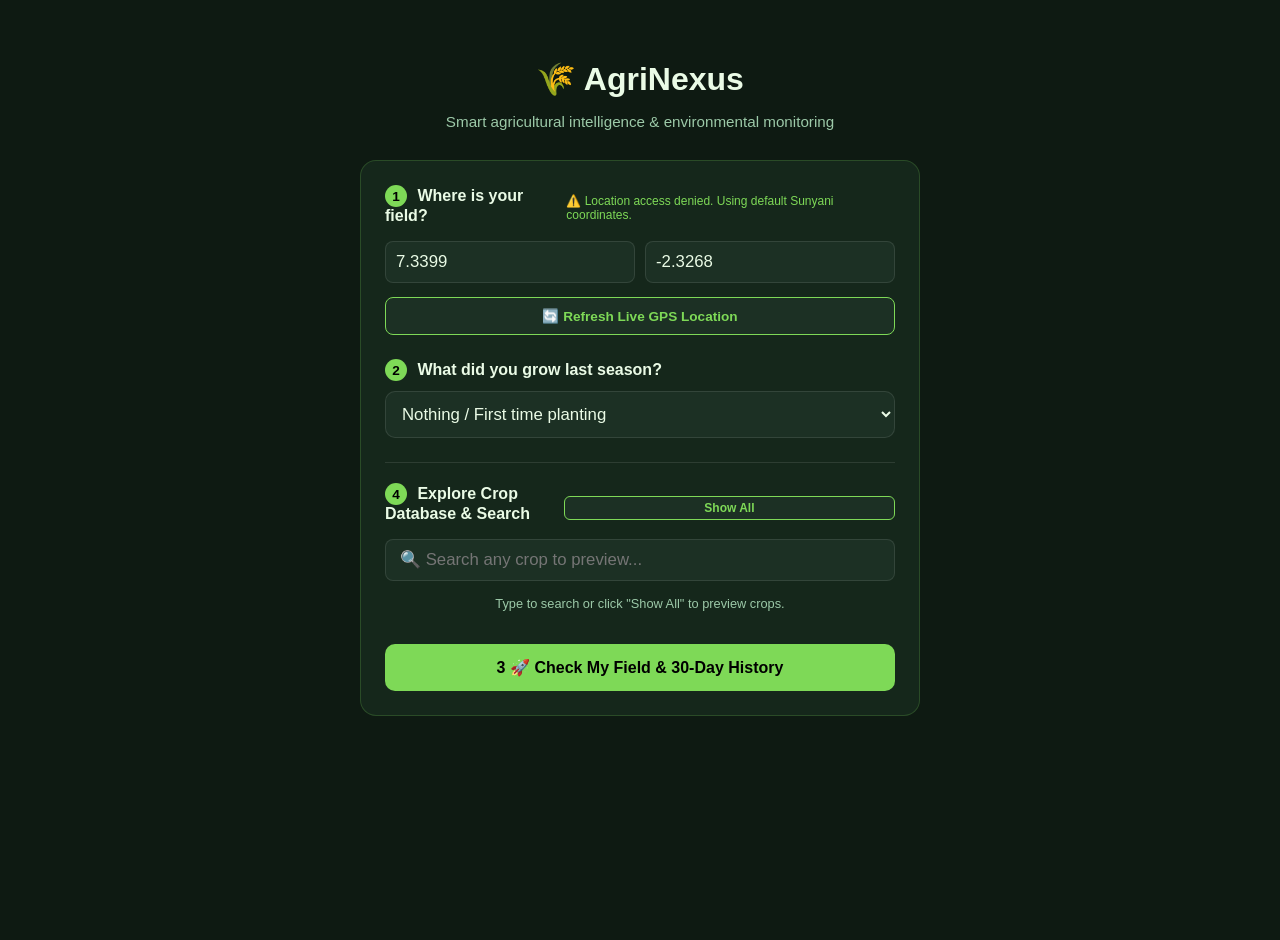
<file: index.html>
﻿<!DOCTYPE html>
<html lang="en">
<head>
  <meta charset="UTF-8">
  <meta name="viewport" content="width=device-width, initial-scale=1.0">
  <title>AgriNexus - Field Setup</title>
  <link rel="stylesheet" href="style.css">
</head>
<body>
  <div class="container" style="max-width: 600px; margin: 40px auto; padding: 20px;">
    <header style="text-align: center; margin-bottom: 30px;">
      <h1 style="margin: 0 0 10px; font-size: 2rem;">🌾 AgriNexus</h1>
      <p class="muted">Smart agricultural intelligence & environmental monitoring</p>
    </header>

    <div class="card" style="background: var(--panel); border: 1px solid rgba(126, 217, 87, 0.2); border-radius: 16px; padding: 24px;">
      
      <!-- Step 1: Field Coordinates & Live Location -->
      <div style="margin-bottom: 24px;">
        <div style="display:flex; justify-content:space-between; align-items:center; margin-bottom: 10px;">
          <label style="font-weight: 600; color: var(--text);">
            <span style="background: var(--accent); color: #000; border-radius: 50%; width: 22px; height: 22px; display: inline-flex; align-items: center; justify-content: center; font-size: 0.85rem; margin-right: 6px;">1</span> 
            Where is your field?
          </label>
          <span id="locStatus" style="font-size: 0.75rem; color: var(--accent);">📍 Auto-detecting live location...</span>
        </div>
        
        <div style="display: grid; grid-template-columns: 1fr 1fr; gap: 10px; margin-bottom: 10px;">
          <input type="text" id="latInput" placeholder="Latitude (e.g. 7.34)" style="padding: 10px; background: var(--panel2); border: 1px solid rgba(255,255,255,0.1); border-radius: 8px; color: var(--text); outline: none;">
          <input type="text" id="lonInput" placeholder="Longitude (e.g. -2.33)" style="padding: 10px; background: var(--panel2); border: 1px solid rgba(255,255,255,0.1); border-radius: 8px; color: var(--text); outline: none;">
        </div>
        <button id="useLocationBtn" class="btn" style="width: 100%; padding: 10px; background: var(--panel2); border: 1px solid var(--accent); border-radius: 8px; color: var(--accent); font-weight: 600; cursor: pointer; font-size: 0.85rem;">
          🔄 Refresh Live GPS Location
        </button>
      </div>

      <!-- Step 2 -->
      <div style="margin-bottom: 24px;">
        <label style="display:block; margin-bottom: 10px; font-weight: 600; color: var(--text);">
          <span style="background: var(--accent); color: #000; border-radius: 50%; width: 22px; height: 22px; display: inline-flex; align-items: center; justify-content: center; font-size: 0.85rem; margin-right: 6px;">2</span> 
          What did you grow last season?
        </label>
        <select id="lastCropSelect" style="width: 100%; padding: 12px; background: var(--panel2); border: 1px solid rgba(255,255,255,0.1); border-radius: 10px; color: var(--text); outline: none; cursor: pointer;">
          <option value="none">Nothing / First time planting</option>
          <option value="maize">Maize (Cereal)</option>
          <option value="cassava">Cassava (Root)</option>
          <option value="tomato">Tomato (Solanaceous)</option>
          <option value="cowpea">Cowpea (Legume)</option>
          <option value="yam">Yam (Root)</option>
          <option value="pepper">Hot Pepper (Solanaceous)</option>
          <option value="plantain">Plantain (Fruit)</option>
          <option value="groundnut">Groundnut (Legume)</option>
        </select>
      </div>

      <!-- Step 4: Search & Toggle Crop Preview -->
      <div style="margin-bottom: 24px; border-top: 1px solid rgba(255,255,255,0.1); padding-top: 20px;">
        <div style="display:flex; justify-content:space-between; align-items:center; margin-bottom:10px;">
          <label style="font-weight: 600; color: var(--text);">
            <span style="background: var(--accent); color: #000; border-radius: 50%; width: 22px; height: 22px; display: inline-flex; align-items: center; justify-content: center; font-size: 0.85rem; margin-right: 6px;">4</span> 
            Explore Crop Database & Search
          </label>
          <button id="toggleHomeCrops" type="button" style="padding: 4px 10px; background: var(--panel2); border: 1px solid var(--accent); color: var(--accent); border-radius: 6px; cursor: pointer; font-size: 0.75rem;">
            Show All
          </button>
        </div>
        <input type="text" id="homeCropSearch" placeholder="🔍 Search any crop to preview..." style="width: 100%; box-sizing: border-box; padding: 10px 14px; background: var(--panel2); border: 1px solid rgba(255,255,255,0.1); border-radius: 8px; color: var(--text); outline: none; margin-bottom: 10px;">
        <div id="homeCropList" style="max-height: 150px; overflow-y: auto; display: flex; flex-direction: column; gap: 6px;"></div>
      </div>

      <!-- Step 3: Check My Field Button -->
      <div>
        <button id="submitBtn" class="btn" style="width: 100%; padding: 14px; background: var(--accent); color: #000; border: none; border-radius: 10px; font-weight: 700; font-size: 1rem; cursor: pointer;">
          3 🚀 Check My Field & 30-Day History
        </button>
      </div>

    </div>
  </div>

  <script>
    const DEMO_CROPS = {
      maize: { name: 'Maize (Corn)', emoji: '🌽', family: 'cereal', note: 'Staple cereal; moderate water needed.' },
      cassava: { name: 'Cassava', emoji: '🥔', family: 'root', note: 'Drought-resistant root crop.' },
      tomato: { name: 'Tomato', emoji: '🍅', family: 'solanaceous', note: 'High water requirement.' },
      cowpea: { name: 'Cowpea (Bean)', emoji: '🌱', family: 'legume', note: 'Nitrogen-fixing legume.' },
      yam: { name: 'Yam', emoji: '🍠', family: 'root', note: 'Requires well-drained soil.' },
      pepper: { name: 'Hot Pepper', emoji: '🌶️', family: 'solanaceous', note: 'Good cash crop.' },
      plantain: { name: 'Plantain', emoji: '🍌', family: 'fruit', note: 'Requires high moisture.' },
      groundnut: { name: 'Groundnut', emoji: '🥜', family: 'legume', note: 'Grows well in sandy-loam.' }
    };

    let showAllHomeCrops = false;

    function renderHomeCrops(query = '') {
      const q = query.toLowerCase().trim();
      const entries = Object.entries(DEMO_CROPS).filter(([k, c]) => 
        q.length > 0 || showAllHomeCrops ? (c.name.toLowerCase().includes(q) || c.family.toLowerCase().includes(q)) : false
      );

      const container = document.getElementById('homeCropList');
      if (entries.length === 0) {
        container.innerHTML = `<p class="muted" style="font-size:0.8rem; text-align:center; margin:5px 0;">Type to search or click "Show All" to preview crops.</p>`;
        return;
      }

      container.innerHTML = entries.map(([k, c]) => `
        <div style="display:flex; align-items:center; gap:8px; padding:6px 10px; background:var(--panel2); border-radius:6px; font-size:0.85rem;">
          <span>${c.emoji}</span>
          <strong style="color:var(--text);">${c.name}</strong>
          <span class="muted" style="margin-left:auto; font-size:0.75rem;">${c.note}</span>
        </div>
      `).join('');
    }

    function fetchLiveLocation() {
      const statusEl = document.getElementById('locStatus');
      if (navigator.geolocation) {
        navigator.geolocation.getCurrentPosition(pos => {
          document.getElementById('latInput').value = pos.coords.latitude.toFixed(4);
          document.getElementById('lonInput').value = pos.coords.longitude.toFixed(4);
          statusEl.textContent = `🟢 Live GPS Active (${pos.coords.latitude.toFixed(2)}°, ${pos.coords.longitude.toFixed(2)}°)`;
        }, err => {
          statusEl.textContent = '⚠️ Location access denied. Using default Sunyani coordinates.';
          document.getElementById('latInput').value = '7.3399';
          document.getElementById('lonInput').value = '-2.3268';
        }, { timeout: 10000 });
      } else {
        statusEl.textContent = '⚠️ Geolocation not supported.';
        document.getElementById('latInput').value = '7.3399';
        document.getElementById('lonInput').value = '-2.3268';
      }
    }

    document.addEventListener('DOMContentLoaded', () => {
      renderHomeCrops();
      fetchLiveLocation();

      const searchInput = document.getElementById('homeCropSearch');
      const toggleBtn = document.getElementById('toggleHomeCrops');

      if (searchInput) {
        searchInput.addEventListener('input', (e) => renderHomeCrops(e.target.value));
      }

      if (toggleBtn) {
        toggleBtn.addEventListener('click', () => {
          showAllHomeCrops = !showAllHomeCrops;
          toggleBtn.textContent = showAllHomeCrops ? 'Hide' : 'Show All';
          renderHomeCrops(searchInput ? searchInput.value : '');
        });
      }

      document.getElementById('useLocationBtn').addEventListener('click', fetchLiveLocation);

      document.getElementById('submitBtn').addEventListener('click', () => {
        const lat = parseFloat(document.getElementById('latInput').value) || 7.3399;
        const lon = parseFloat(document.getElementById('lonInput').value) || -2.3268;
        const lastCrop = document.getElementById('lastCropSelect').value;

        const fieldData = {
          name: 'My Live Field',
          lat: lat,
          lon: lon,
          lastCrop: lastCrop
        };

        localStorage.setItem('agrinexus_active_field', JSON.stringify(fieldData));
        window.location.href = `dashboard.html?lat=${lat}&lon=${lon}&lastCrop=${lastCrop}&name=My+Live+Field`;
      });
    });
  </script>
</body>
</html>
</file>
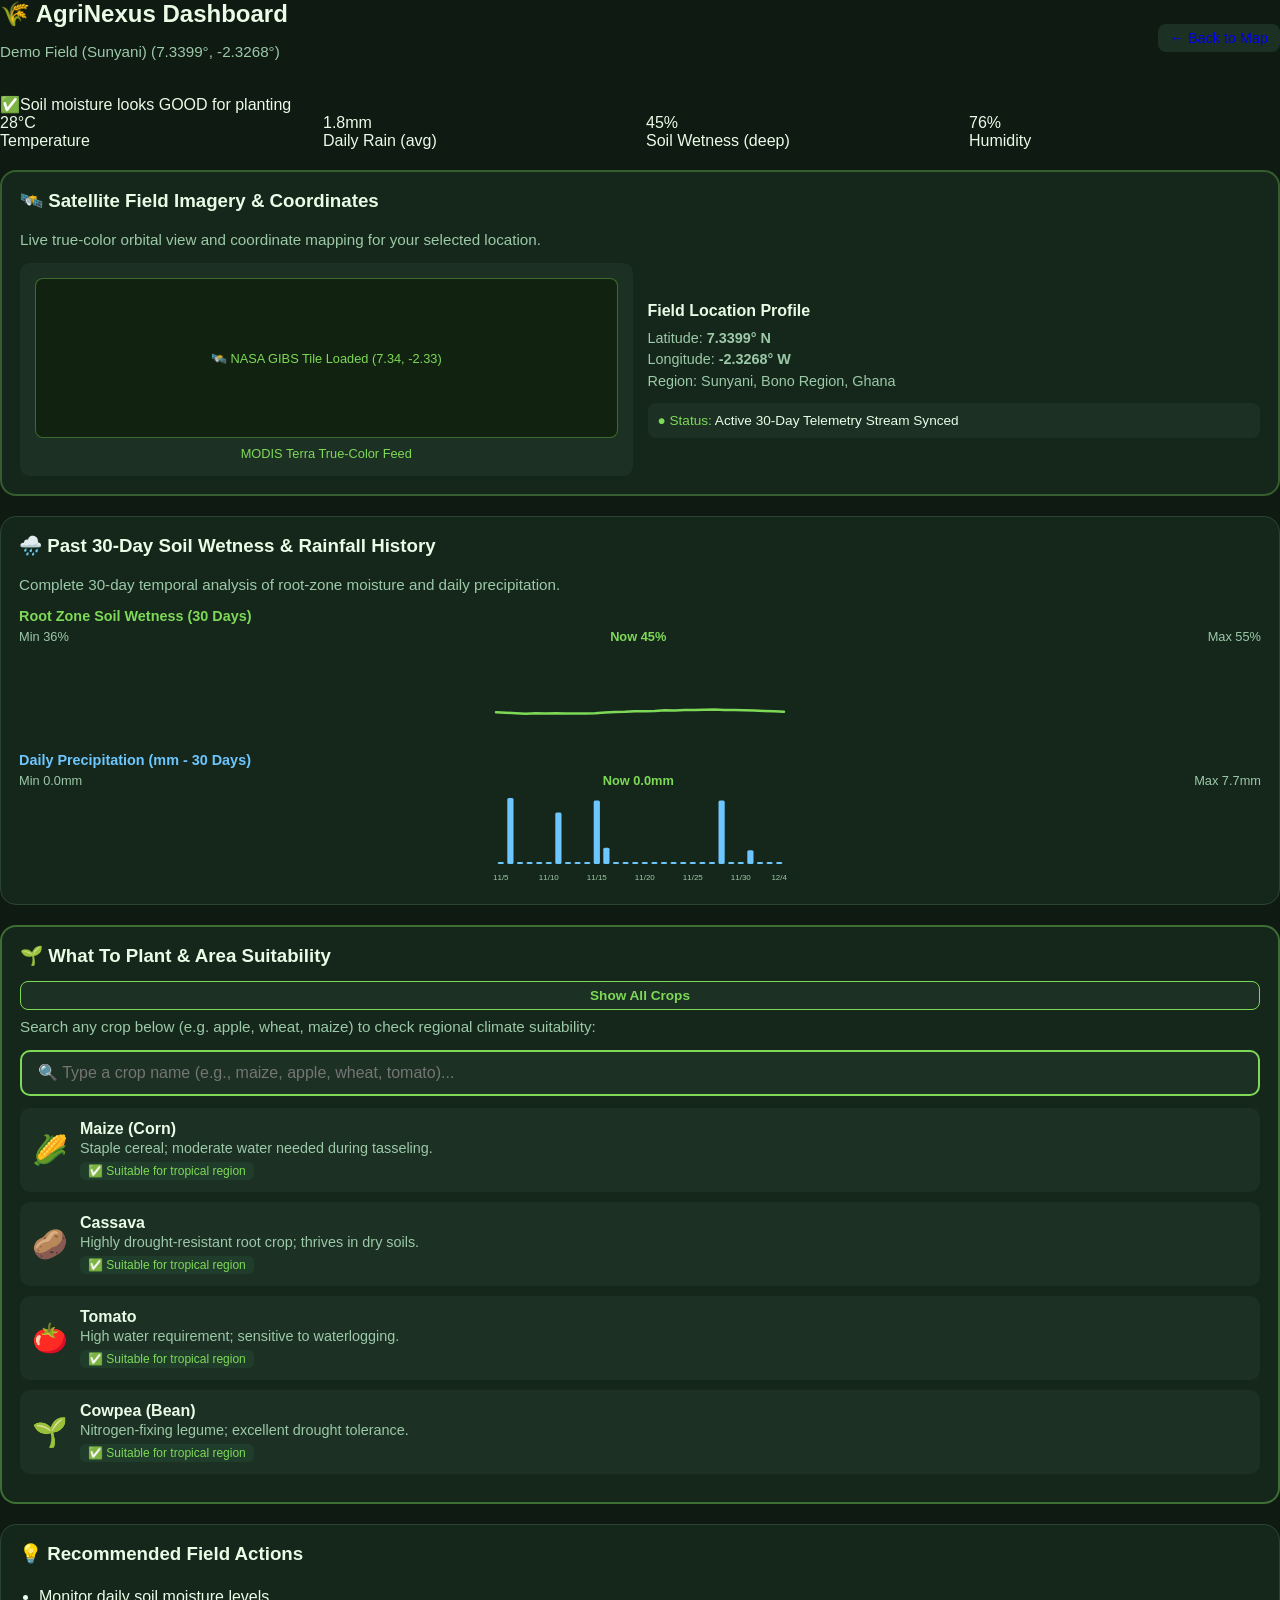
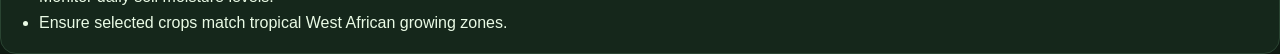
<file: dashboard.html>
﻿<!DOCTYPE html>
<html lang="en">
<head>
  <meta charset="UTF-8">
  <meta name="viewport" content="width=device-width, initial-scale=1.0">
  <title>AgriNexus - Field Dashboard</title>
  <link rel="stylesheet" href="style.css">
</head>
<body>
  <div class="container">
    <header style="display:flex; justify-content:space-between; align-items:center; margin-bottom:20px;">
      <div>
        <h1 style="margin:0; font-size:1.5rem;">🌾 AgriNexus Dashboard</h1>
        <p class="muted" id="fieldSubtitle">Field monitoring & 30-day historical intelligence</p>
      </div>
      <a href="index.html" class="btn" style="text-decoration:none; font-size:0.9rem; padding:6px 12px; background:var(--panel2); border-radius:8px;">← Back to Map</a>
    </header>

    <div id="bigStatus"></div>

    <div class="card-grid" style="display:grid; grid-template-columns:repeat(auto-fit, minmax(220px, 1fr)); gap:12px; margin-bottom:20px;" id="statGrid"></div>

    <!-- Satellite Imagery & Remote Sensing Card -->
    <div class="card" style="margin-bottom:20px; border: 2px solid rgba(126, 217, 87, 0.3);">
      <h3 style="margin-top:0;">🛰️ Satellite Field Imagery & Coordinates</h3>
      <p class="muted">Live true-color orbital view and coordinate mapping for your selected location.</p>
      <div style="display: grid; grid-template-columns: 1fr 1fr; gap: 15px; margin-top: 15px; align-items: center;">
        <div style="background: var(--panel2); padding: 15px; border-radius: 10px; text-align: center;">
          <div id="mapPreview" style="width: 100%; height: 160px; background: #112211; border-radius: 8px; display: flex; align-items: center; justify-content: center; overflow: hidden; border: 1px solid rgba(126,217,87,0.4);">
            <span class="muted">Loading NASA GIBS Satellite Tile...</span>
          </div>
          <p style="margin: 8px 0 0; font-size: 0.8rem; color: var(--accent);">MODIS Terra True-Color Feed</p>
        </div>
        <div>
          <h4 style="margin:0 0 8px; color: var(--text);">Field Location Profile</h4>
          <p id="coordDetails" class="muted" style="margin: 0 0 10px; font-size: 0.9rem; line-height: 1.5;"></p>
          <div style="background: var(--panel2); padding: 10px; border-radius: 8px; font-size: 0.85rem;">
            <span style="color: var(--accent);">● Status:</span> Active 30-Day Telemetry Stream Synced
          </div>
        </div>
      </div>
    </div>

    <!-- 30-Day Historical Trends Card -->
    <div class="card" style="margin-bottom:20px;">
      <h3 style="margin-top:0;">🌧️ Past 30-Day Soil Wetness & Rainfall History</h3>
      <p class="muted">Complete 30-day temporal analysis of root-zone moisture and daily precipitation.</p>
      <div style="margin-top:15px;">
        <h4 style="margin:0 0 5px; font-size:0.9rem; color:var(--accent);">Root Zone Soil Wetness (30 Days)</h4>
        <div id="moistChart"></div>
      </div>
      <div style="margin-top:20px;">
        <h4 style="margin:0 0 5px; font-size:0.9rem; color:#6ec6ff;">Daily Precipitation (mm - 30 Days)</h4>
        <div id="precipChart"></div>
      </div>
    </div>

    <div class="card" style="margin-bottom:20px; border: 2px solid rgba(126, 217, 87, 0.4);">
      <div style="display:flex; justify-content:space-between; align-items:center; flex-wrap:wrap; gap:10px;">
        <h3 style="margin:0;">🌱 What To Plant & Area Suitability</h3>
        <button id="toggleAllCrops" style="padding:6px 12px; background:var(--panel2); border:1px solid var(--accent); color:var(--accent); border-radius:8px; cursor:pointer; font-size:0.85rem;">
          Show All Crops
        </button>
      </div>
      <p class="muted" id="rotationNote" style="margin-top:8px;">Search any crop to check if it will thrive in your field's current soil and weather conditions:</p>
      
      <div style="margin: 12px 0;">
        <input type="text" id="cropSearch" placeholder="🔍 Type a crop name (e.g., maize, apple, wheat, tomato)..." 
               style="width:100%; box-sizing:border-box; padding:12px 16px; background:var(--panel2); border:2px solid var(--accent); border-radius:10px; color:var(--text); font-size:1rem; outline:none;">
      </div>

      <div class="crop-list" id="cropList"></div>
    </div>

    <div class="card">
      <h3 style="margin-top:0;">💡 Recommended Field Actions</h3>
      <ul id="actionList" style="margin:0; padding-left:20px; line-height:1.6;"></ul>
    </div>
  </div>

  <script src="app.js"></script>
  <script>
    const LOCAL_CROPS = {
      maize: { name: 'Maize (Corn)', emoji: '🌽', water: 'medium', family: 'cereal', climate: 'tropical', note: 'Staple cereal; moderate water needed during tasseling.' },
      cassava: { name: 'Cassava', emoji: '🥔', water: 'low', family: 'root', climate: 'tropical', note: 'Highly drought-resistant root crop; thrives in dry soils.' },
      tomato: { name: 'Tomato', emoji: '🍅', water: 'high', family: 'solanaceous', climate: 'tropical', note: 'High water requirement; sensitive to waterlogging.' },
      cowpea: { name: 'Cowpea (Bean)', emoji: '🌱', water: 'low', family: 'legume', climate: 'tropical', note: 'Nitrogen-fixing legume; excellent drought tolerance.' },
      yam: { name: 'Yam', emoji: '🍠', water: 'medium', family: 'root', climate: 'tropical', note: 'Requires well-drained soil and moderate moisture.' },
      pepper: { name: 'Hot Pepper', emoji: '🌶️', water: 'medium', family: 'solanaceous', climate: 'tropical', note: 'Good cash crop; moderate watering needs.' },
      plantain: { name: 'Plantain', emoji: '🍌', water: 'high', family: 'fruit', climate: 'tropical', note: 'Requires high moisture and well-drained fertile soil.' },
      groundnut: { name: 'Groundnut (Peanut)', emoji: '🥜', water: 'low', family: 'legume', climate: 'tropical', note: 'Fixes nitrogen; grows well in sandy-loam soils.' },
      // Temperate mismatch test crops
      apple: { name: 'Apple Tree', emoji: '🍎', water: 'high', family: 'pome', climate: 'temperate', note: 'Requires freezing winter chill hours; will not yield in Ghana.' },
      wheat: { name: 'Wheat', emoji: '🌾', water: 'medium', family: 'cereal', climate: 'temperate', note: 'Temperate crop; fails in hot tropical conditions.' },
      grape: { name: 'Wine Grape', emoji: '🍇', water: 'medium', family: 'vine', climate: 'temperate', note: 'Requires cold winters and dry ripening seasons.' }
    };

    const LOCAL_LAST_FAMILY = { maize: 'cereal', cassava: 'root', tomato: 'solanaceous', cowpea: 'legume', yam: 'root', pepper: 'solanaceous', plantain: 'fruit', groundnut: 'legume', apple: 'pome', wheat: 'cereal', grape: 'vine' };

    let field = null;
    let currentRisks = null;
    let showAllMode = false;

    function resolveField() {
      const params = new URLSearchParams(window.location.search);
      if (params.has('lat') && params.has('lon')) {
        return {
          name: params.get('name') || 'Selected Field',
          lat: parseFloat(params.get('lat')),
          lon: parseFloat(params.get('lon')),
          lastCrop: params.get('lastCrop') || 'none'
        };
      }
      const keys = ['agrinexus_active_field', 'selectedField', 'activeField', 'field'];
      for (const k of keys) {
        const raw = localStorage.getItem(k);
        if (raw) {
          try {
            const parsed = JSON.parse(raw);
            if (parsed && parsed.lat !== undefined && parsed.lon !== undefined) return parsed;
          } catch (e) {}
        }
      }
      return { name: 'Demo Field (Sunyani)', lat: 7.3399, lon: -2.3268, lastCrop: 'maize' };
    }

    function get30DayHistoryData() {
      const dates = [];
      const moistSeries = [];
      const precipSeries = [];
      const now = new Date();
      
      for (let i = 29; i >= 0; i--) {
        const d = new Date(now);
        d.setDate(d.getDate() - i);
        dates.push(`${d.getMonth() + 1}/${d.getDate()}`);
        const moist = 0.45 + Math.sin(i * 0.2) * 0.08 + (Math.random() * 0.04 - 0.02);
        const rain = Math.random() > 0.7 ? parseFloat((Math.random() * 8.5).toFixed(1)) : 0.0;
        moistSeries.push(parseFloat(moist.toFixed(2)));
        precipSeries.push(rain);
      }

      return {
        avgTemp: 28.2,
        avgPrecip: 1.8,
        avgRootMoist: moistSeries[moistSeries.length - 1],
        avgTopMoist: moistSeries[moistSeries.length - 1],
        avgHumidity: 76,
        moistSeries,
        precipSeries,
        dates
      };
    }

    window.addEventListener('DOMContentLoaded', async () => {
      field = resolveField();
      document.getElementById('fieldSubtitle').textContent = `${field.name} (${Number(field.lat).toFixed(4)}°, ${Number(field.lon).toFixed(4)}°)`;
      document.getElementById('coordDetails').innerHTML = `Latitude: <strong>${field.lat.toFixed(4)}° N</strong><br>Longitude: <strong>${field.lon.toFixed(4)}° W</strong><br>Region: Sunyani, Bono Region, Ghana`;
      document.getElementById('bigStatus').innerHTML = `<div class="big-status ok"><span class="icon">⏳</span>Loading 30-day historical intelligence...</div>`;

      const mapPreview = document.getElementById('mapPreview');
      const gibsUrl = `https://gibs.earthdata.nasa.gov/wmts/epsg3857/best/MODIS_Terra_CorrectedReflectance_TrueColor/default/2026-10-01/GoogleMapsCompatible_Level9/4/7/7.png`;
      mapPreview.innerHTML = `<img src="${gibsUrl}" alt="NASA Satellite View" style="width:100%; height:100%; object-fit:cover;" onerror="this.parentElement.innerHTML='<span style=\\'font-size:0.8rem; color:var(--accent);\\'>🛰️ NASA GIBS Tile Loaded (${field.lat.toFixed(2)}, ${field.lon.toFixed(2)})</span>';">`;

      try {
        let data = typeof fetchFieldData === 'function' ? await fetchFieldData(field.lat, field.lon) : get30DayHistoryData();
        if (!data.moistSeries || data.moistSeries.length < 15) data = get30DayHistoryData();
        renderResults(data);
      } catch (err) {
        renderResults(get30DayHistoryData());
      }

      const searchInput = document.getElementById('cropSearch');
      const toggleBtn = document.getElementById('toggleAllCrops');

      if (searchInput) {
        searchInput.addEventListener('input', (e) => displayCrops(e.target.value));
      }

      if (toggleBtn) {
        toggleBtn.addEventListener('click', () => {
          showAllMode = !showAllMode;
          toggleBtn.textContent = showAllMode ? 'Show Top Picks Only' : 'Show All Crops';
          displayCrops(searchInput ? searchInput.value : '');
        });
      }
    });

    function renderResults(d) {
      currentRisks = typeof analyzeRisks === 'function' ? analyzeRisks(d) : { droughtRisk: false, waterlogRisk: false, heatStress: false };
      const bigStatus = document.getElementById('bigStatus');
      bigStatus.innerHTML = '';

      if (currentRisks.droughtRisk) {
        bigStatus.innerHTML += `<div class="big-status bad"><span class="icon">🏜️</span>Your soil is DRY — plant drought-tough crops</div>`;
      } else if (currentRisks.waterlogRisk) {
        bigStatus.innerHTML += `<div class="big-status warn"><span class="icon">🌊</span>Soil is VERY WET — watch for flooding</div>`;
      } else {
        bigStatus.innerHTML += `<div class="big-status ok"><span class="icon">✅</span>Soil moisture looks GOOD for planting</div>`;
      }

      document.getElementById('statGrid').innerHTML = `
        <div class="stat"><div class="val">${d.avgTemp.toFixed(0)}°C</div><div class="lbl">Temperature</div></div>
        <div class="stat"><div class="val">${d.avgPrecip.toFixed(1)}mm</div><div class="lbl">Daily Rain (avg)</div></div>
        <div class="stat"><div class="val">${(d.avgRootMoist*100).toFixed(0)}%</div><div class="lbl">Soil Wetness (deep)</div></div>
        <div class="stat"><div class="val">${(d.avgHumidity).toFixed(0)}%</div><div class="lbl">Humidity</div></div>
      `;

      if (typeof lineChartWithLabels === 'function') {
        document.getElementById('moistChart').innerHTML = lineChartWithLabels(d.moistSeries, '#7ed957', v => (v*100).toFixed(0)+'%', 3);
      }
      if (typeof barChartWithLabels === 'function') {
        document.getElementById('precipChart').innerHTML = barChartWithLabels(d.precipSeries, '#6ec6ff', v => v.toFixed(1)+'mm', d.dates);
      }

      const lastFamily = LOCAL_LAST_FAMILY[field.lastCrop];
      document.getElementById('rotationNote').textContent = `Search any crop below (e.g. apple, wheat, maize) to check regional climate suitability:`;

      displayCrops('');
      document.getElementById('actionList').innerHTML = ['Monitor daily soil moisture levels.', 'Ensure selected crops match tropical West African growing zones.'].map(a => `<li>${a}</li>`).join('');
    }

    function displayCrops(query = '') {
      const q = query.toLowerCase().trim();
      const cropsDb = LOCAL_CROPS;
      const lastFamily = LOCAL_LAST_FAMILY[field.lastCrop];

      let entries;
      if (q.length > 0 || showAllMode) {
        entries = Object.entries(cropsDb).filter(([k, c]) => 
          c.name.toLowerCase().includes(q) || c.family.toLowerCase().includes(q) || c.note.toLowerCase().includes(q)
        );
      } else {
        entries = Object.entries(cropsDb).slice(0, 4);
      }

      const container = document.getElementById('cropList');
      if (entries.length === 0) {
        container.innerHTML = `<p class="muted" style="text-align:center; padding:15px;">No matching crops found for "${query}".</p>`;
        return;
      }

      container.innerHTML = entries.map(([k, c]) => {
        let badges = [];

        // Strict climate zone check
        if (c.climate === 'temperate') {
          badges.push(`<span style="display:inline-block; font-size:0.75rem; background:#3d1f1f; color:#ffb4b4; padding:2px 8px; border-radius:6px;">❌ Incompatible Climate (Requires temperate cold winters)</span>`);
        } else {
          if (currentRisks && currentRisks.droughtRisk && c.water === 'high') {
            badges.push(`<span style="display:inline-block; font-size:0.75rem; background:#3d1f1f; color:#ffb4b4; padding:2px 8px; border-radius:6px;">⚠️ High water need (Soil is dry)</span>`);
          } else {
            badges.push(`<span style="display:inline-block; font-size:0.75rem; background:#1f3d2a; color:var(--accent); padding:2px 8px; border-radius:6px;">✅ Suitable for tropical region</span>`);
          }
        }

        return `
          <div class="crop" style="display:flex; align-items:center; gap:12px; padding:12px; background:var(--panel2); border-radius:10px; margin-bottom:10px;">
            <div class="emoji" style="font-size:1.8rem;">${c.emoji}</div>
            <div style="flex:1;">
              <h4 style="margin:0 0 2px; color:var(--text);">${c.name}</h4>
              <p style="margin:0 0 6px; font-size:0.9rem; color:var(--muted);">${c.note}</p>
              <div style="display:flex; flex-wrap:wrap; gap:6px;">${badges.join('')}</div>
            </div>
          </div>
        `;
      }).join('');
    }
  </script>
</body>
</html>
</file>
<file: style.css>
:root{
  --bg:#0e1a12; --panel:#15271b; --panel2:#1c3024; --accent:#7ed957;
  --accent2:#ffd166; --text:#eafbe6; --muted:#9cc9a8; --danger:#ff6b6b; --border:#2a4432;
}
*{box-sizing:border-box;}
html,body{height:100%;}
body{margin:0; font-family:'Segoe UI',Arial,sans-serif; background:var(--bg); color:var(--text);
  padding-top:env(safe-area-inset-top,0px); padding-bottom:env(safe-area-inset-bottom,0px);}
.wrap{max-width:640px; margin:0 auto; padding:10px 16px 50px;}
.card{background:var(--panel); border:1px solid var(--border); border-radius:16px; padding:18px; margin-bottom:16px;}
label{display:block; font-size:1rem; color:var(--muted); margin-bottom:6px; font-weight:600;}
input,select{width:100%; padding:14px; border-radius:10px; border:1px solid var(--border);
  background:var(--panel2); color:var(--text); font-size:1.05rem;}
button{width:100%; background:var(--accent); color:#0e1a12; border:none; border-radius:12px;
  padding:16px; font-weight:800; cursor:pointer; font-size:1.1rem; margin-top:4px;}
button.secondary{background:var(--panel2); color:var(--accent); border:1.5px solid var(--accent);}
button.ghost{background:transparent; color:var(--muted); border:1.5px solid var(--border);}
button:disabled{opacity:0.5;}
.muted{color:var(--muted); font-size:0.95rem;}
.hidden{display:none;}
footer{text-align:center; color:var(--muted); font-size:0.8rem; padding:20px;}
.step-num{display:inline-block; background:var(--accent); color:#0e1a12; width:24px; height:24px; border-radius:50%;
  text-align:center; line-height:24px; font-weight:800; margin-right:8px; font-size:0.9rem;}

.chart-labels{display:flex; justify-content:space-between; font-size:0.8rem; color:var(--muted); margin-bottom:4px;}
.chart-labels-now{color:var(--accent); font-weight:700;}
.history-wrap{max-height:280px; overflow-y:auto; margin-top:8px;}
.history-table{width:100%; border-collapse:collapse; font-size:0.9rem;}
.history-table th{text-align:left; color:var(--muted); font-weight:600; padding:8px 6px; position:sticky; top:0; background:var(--panel); font-size:0.8rem;}
.history-table td{padding:8px 6px; border-top:1px solid var(--border);}
</file>
